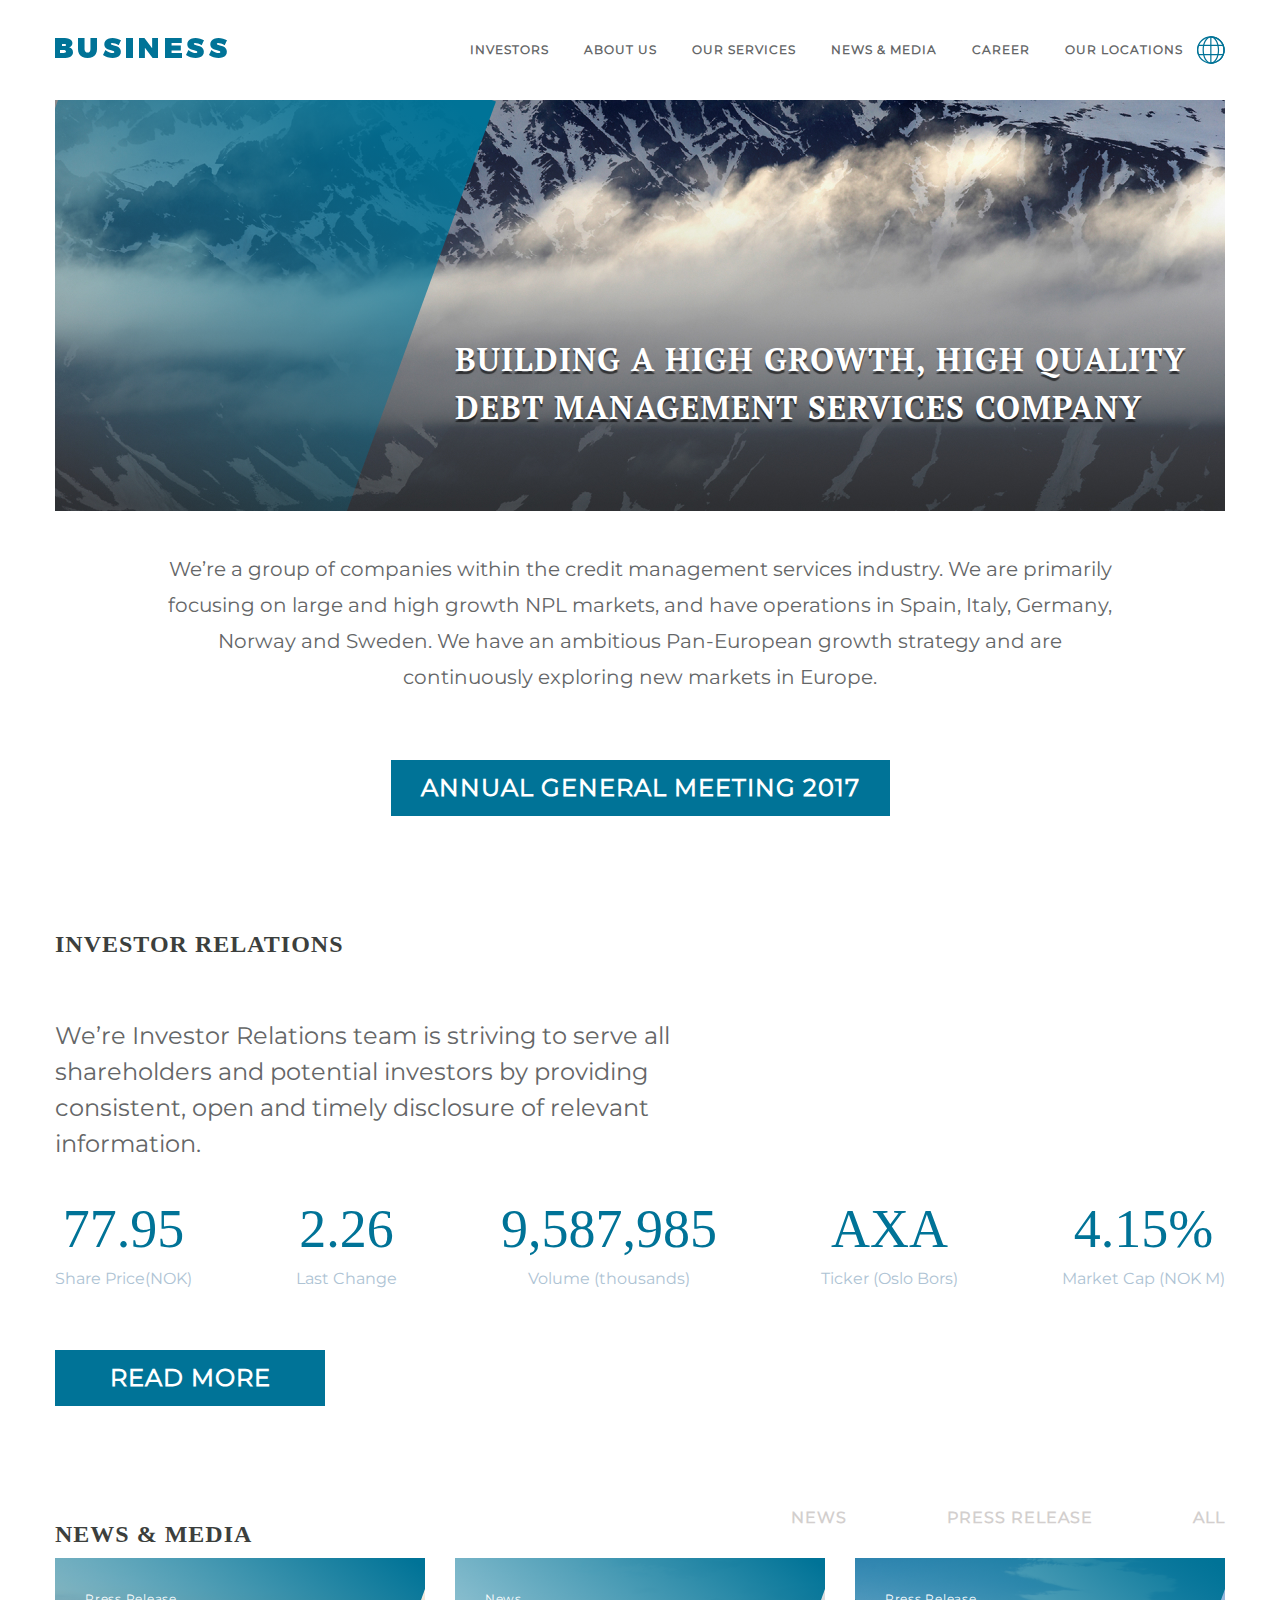
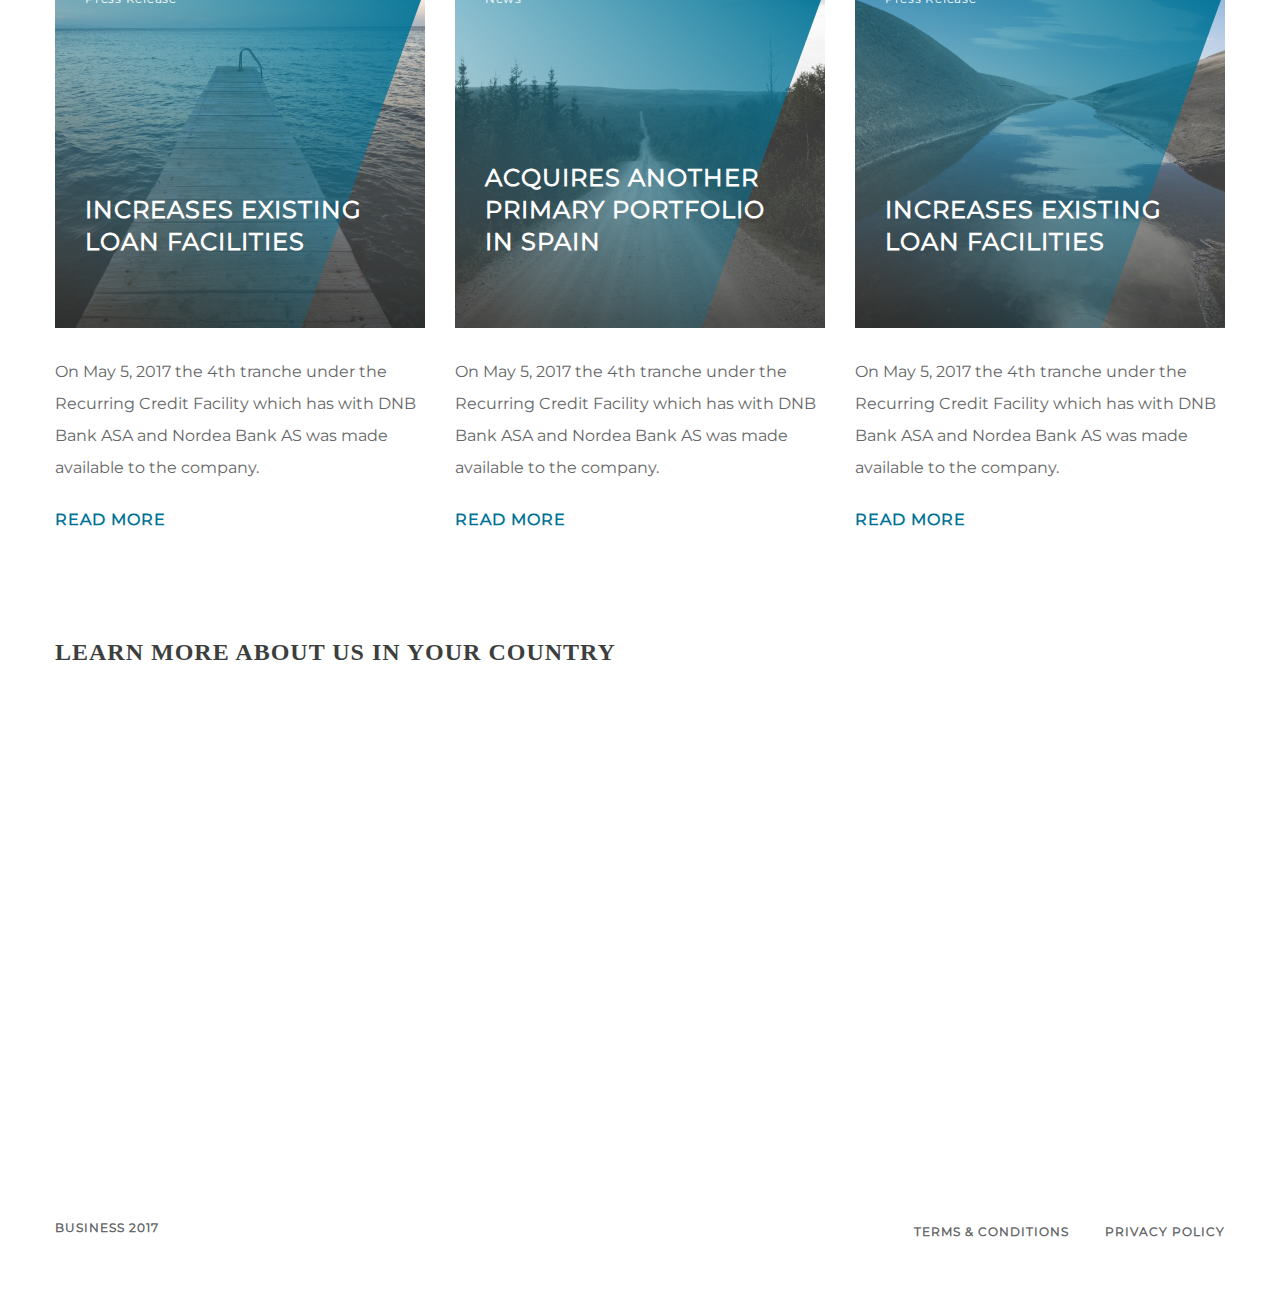
<file: index.html>
<!DOCTYPE html>
<html lang="ru">

    <head>
    <meta charset="UTF-8">
    <meta http-equiv="X-UA-Compatible" content="IE=edge">
    <meta name="viewport" content="width=device-width, initial-scale=1.0">
    <link rel="stylesheet" href="css/style.min.css">
    <link rel="shortcut icon" href="favicon.ico">
    <meta name="viewport" content="width=device-width, initial-scale =1.0, maximum-scale=1.0, user-scalable=0" />
    <title>Buisness UI</title>
</head> 

<body>
    <div class="wrapper">
    <header>
    <div class="container">
        <div class="header__body">
            <div class="header__column">
                <a href="" class="header__logo"><img src="img/logo.svg" alt="logo"></a>
            </div>
            <div class="header__column menu-header">
                <div class="menu-header__icon">
                    <span></span>
                    <span></span>
                    <span></span>
                </div>
                <nav class="menu-header__menu">
                    <ul class="menu-header__list">
                        <li><a href="" class="menu-header__link"><span>Investors</span></a></li>
                        <li><a href="" class="menu-header__link"><span>About Us</span></a></li>
                        <li><a href="" class="menu-header__link"><span>Our Services</span></a></li>
                        <li><a href="" class="menu-header__link"><span>News & Media</span></a></li>
                        <li><a href="" class="menu-header__link"><span>Career</span></a></li>
                        <li><a href="" class="menu-header__link menu-header__link--earth"><span>Our Locations</span></a></li>
                    </ul>
                </nav>
            </div>
        </div>
    </div>
</header>
<div class="mainblock">
    <div class="container">
        <div class="mainblock__imageblock imageblock">
            <div class="imageblock__title">Building a high growth, high quality debt management services company</div>
            <div class="imageblock__bg bluebg"> <img src="img/main.jpg" alt=""/></div>
        </div>
        <div class="mainblock__bottomblock bottomblock">
        <div class="bottomblock__text">We’re a group of companies within the credit management services industry. We are primarily focusing on large and high 
            growth NPL markets, and have operations in Spain, Italy, Germany, Norway and Sweden. We have an ambitious Pan-European growth strategy and are 
            continuously exploring new markets in Europe.</div>
        <a href="" class="bottomblock__btn btn"><span>Annual General Meeting 2017</span></a>
    </div>
    </div>
</div>
    <div class="investor">
        <div class="container">
            <div class="investor__title title">Investor Relations</div>
            <div class="investor__text">We’re Investor Relations team is striving to serve all shareholders and potential 
                investors by providing consistent, open and timely disclosure of relevant information.</div>
                <div class="investor__stat stat-investor">
                    <div class="stat-investor__column">
                        <div class="stat-investor__item item-stat">
                            <div class="item-stat__value">77.95</div>
                            <div class="item-stat__text">Share Price(NOK)</div>
                        </div>
                    </div>
                    <div class="stat-investor__column">
                        <div class="stat-investor__item item-stat">
                            <div class="item-stat__value">2.26</div>
                            <div class="item-stat__text">Last Change</div>
                        </div>
                    </div>
                    <div class="stat-investor__column">
                        <div class="stat-investor__item item-stat">
                            <div class="item-stat__value">9,587,985</div>
                            <div class="item-stat__text">Volume (thousands)</div>
                        </div>
                    </div>
                    <div class="stat-investor__column">
                        <div class="stat-investor__item item-stat">
                            <div class="item-stat__value">AXA</div>
                            <div class="item-stat__text">Ticker (Oslo Bors)</div>
                        </div>
                    </div>
                    <div class="stat-investor__column">
                        <div class="stat-investor__item item-stat">
                            <div class="item-stat__value">4.15%</div>
                            <div class="item-stat__text">Market Cap (NOK M)</div>
                        </div>
                    </div>
                </div>
                <a href="" class="investor__btn btn"><span>Read More</span></a>
        </div>
    </div>
    <div class="newsmedia tabs">
        <div class="container">
            <div class="newsmedia__header header-newsmedia">
                <div class="header-newsmedia__title title">News & Media</div>
                <div class="header-newsmedia__nav nav-newsmedia">
                    <div class="nav-newsmedia__item tab__navitem">News</div>
                    <div class="nav-newsmedia__item tab__navitem">Press Release</div>
                    <div class="nav-newsmedia__item tab__navitem">All</div>
                </div>
            </div>
            <div class="newsmedia__body">
                <div class="newsmedia__item tab__item active">
                    <div class="item-newsmedia">
                    <div class="item-newsmedia__column">
                        <div class="item-newsmedia__content content-newsmedia">
                            <div class="content-newsmedia__header header-contentnewsmedia">
                                <div class="header-contentnewsmedia__content content-newsmediavalues">
                                    <a href="" class="content-newsmediavalues__category">Press Release</a>
                                    <a href="" class="content-newsmediavalues__title">increases existing loan facilities</a>
                                </div>
                                <div class="header-contentnewsmedia__image bluebg ibg">
                                    <img src="img/01.png" alt="" />
                                </div>
                            </div>
                            <div class="content-newsmedia__text">On May 5,  2017 the 4th tranche under 
                                the Recurring Credit Facility which has with DNB Bank ASA and Nordea Bank AS was made available to the company.</div>
                            <a href="" class="content-newsmedia__more">Read more</a>
                            </div>
                        </div>
                        <div class="item-newsmedia__column">
                            <div class="item-newsmedia__content content-newsmedia">
                                <div class="content-newsmedia__header header-contentnewsmedia">
                                    <div class="header-contentnewsmedia__content content-newsmediavalues">
                                        <a href="" class="content-newsmediavalues__category">News</a>
                                        <a href="" class="content-newsmediavalues__title">acquires another primary portfolio in spain</a>
                                    </div>
                                    <div class="header-contentnewsmedia__image bluebg ibg">
                                        <img src="img/02.png" alt="" />
                                    </div>
                                </div>
                                <div class="content-newsmedia__text">On May 5,  2017 the 4th tranche under the Recurring Credit Facility which  has with DNB Bank ASA and Nordea Bank AS was made available to the company.</div>
                                <a href="" class="content-newsmedia__more">Read more</a>
                                </div>
                            </div>
                            <div class="item-newsmedia__column">
                                <div class="item-newsmedia__content content-newsmedia">
                                    <div class="content-newsmedia__header header-contentnewsmedia">
                                        <div class="header-contentnewsmedia__content content-newsmediavalues">
                                            <a href="" class="content-newsmediavalues__category">Press Release</a>
                                            <a href="" class="content-newsmediavalues__title">increases existing loan facilities</a>
                                        </div>
                                        <div class="header-contentnewsmedia__image bluebg ibg">
                                            <img src="img/03.png" alt="" />
                                        </div>
                                    </div>
                                    <div class="content-newsmedia__text">On May 5,  2017 the 4th tranche under the Recurring Credit Facility which  has with DNB Bank ASA and Nordea Bank AS was made available to the company.</div>
                                    <a href="" class="content-newsmedia__more">Read more</a>
                                    </div>
                                </div>
                    </div>
                </div>
            </div>
        </div>
    </div>
    <div class="country">
        <div class="container">
            <div class="country__title title">Learn more about Us in your country</div>
            <div class="country__map" id="map"><iframe src="https://www.google.com/maps/embed?pb=!1m14!1m12!1m3!1d32088.53928983839!2d30.199868999999996!3d59.82366605!2m3!1f0!2f0!3f0!3m2!1i1024!2i768!4f13.1!5e0!3m2!1sru!2sru!4v1660158438219!5m2!1sru!2sru" width="970px" height="450" style="border:0;" allowfullscreen="" loading="lazy" referrerpolicy="no-referrer-when-downgrade"></iframe></div>
        </div>
    </div>
    <footer>
    <div class="container">
        <div class="footer__body">
            <div class="footer__column">
                <div class="footer__copy">Business 2017</div>
            </div>
            <div class="footer__column">
                <a href="" class="footer__link">Terms & Conditions</a>
                <a href="" class="footer__link">Privacy Policy</a>
            </div>
        </div>
    </div>
</footer>
</div>
    <script src="js/app.min.js"></script>
</body>
</html>
</file>
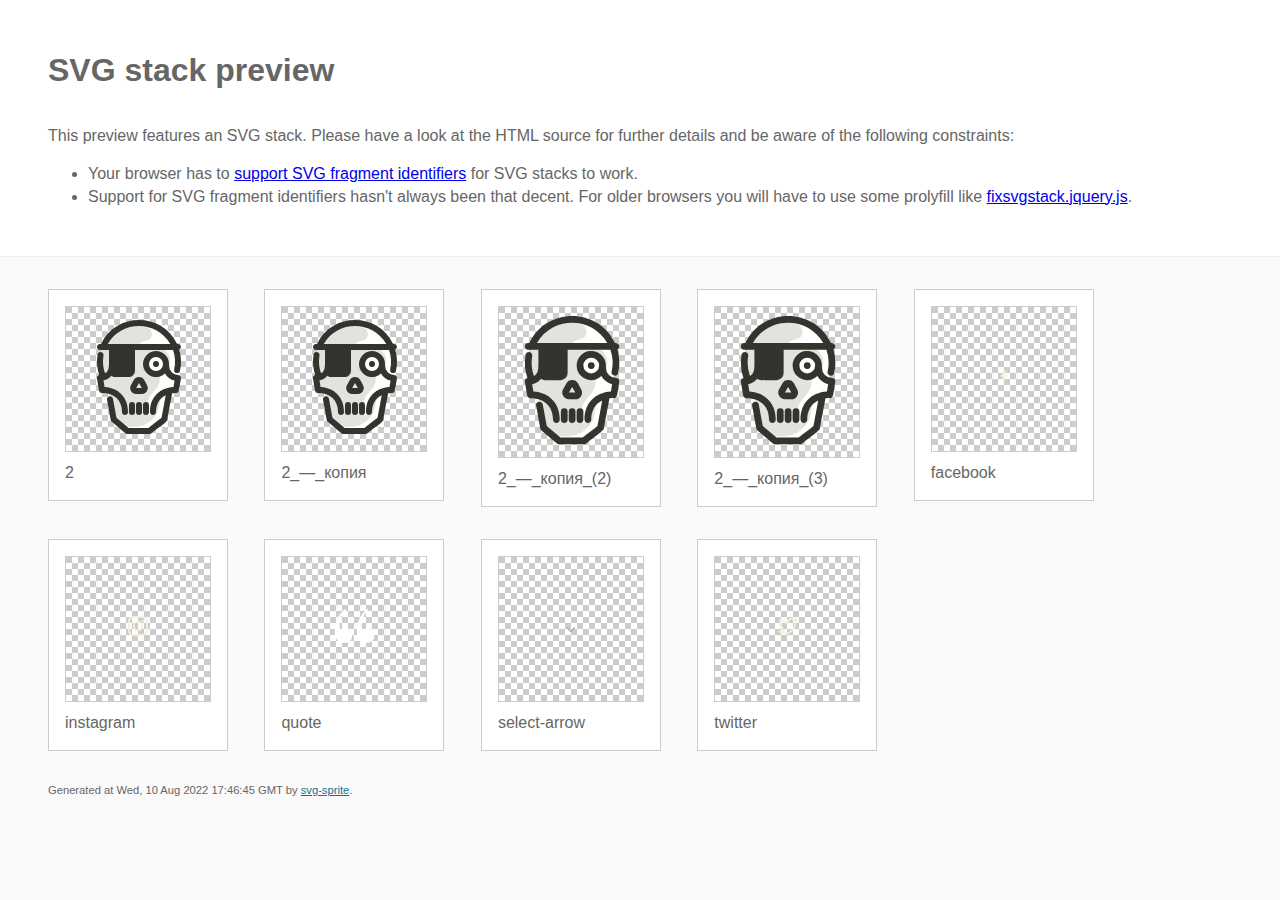
<file: img/stack/sprite.stack.html>
<!DOCTYPE html>
<html lang="en" xmlns="http://www.w3.org/1999/xhtml">
	<head>
		<meta charset="utf-8"/>
		<meta http-equiv="X-UA-Compatible" content="IE=Edge"/>
		<title>SVG stack preview | svg-sprite</title>
		<style>@charset "UTF-8";body{padding:0;margin:0;color:#666;background:#fafafa;font-family:Arial,Helvetica,sans-serif;font-size:1em;line-height:1.4}header{display:block;padding:3em 3em 2em 3em;background-color:#fff}header p{margin:2em 0 0 0}section{border-top:1px solid #eee;padding:2em 3em 0 3em}section ul{margin:0;padding:0}section li{display:inline;display:inline-block;background-color:#fff;position:relative;margin:0 2em 2em 0;vertical-align:top;border:1px solid #ccc;padding:1em 1em 3em 1em;cursor:default}.icon-box{margin:0;width:144px;height:144px;position:relative;background:#ccc url("[data-uri]") top left repeat;border:1px solid #ccc;display:table-cell;vertical-align:middle;text-align:center}.icon{display:inline;display:inline-block}h1{margin-top:0}h2{margin:0;padding:0;font-size:1em;font-weight:normal;white-space:nowrap;overflow:hidden;text-overflow:ellipsis;position:absolute;left:1em;right:1em;bottom:1em}footer{display:block;margin:0;padding:0 3em 3em 3em}footer p{margin:0;font-size:.7em}footer a{color:#0f7595;margin-left:0}</style>

<!--

Sprite shape dimensions
====================================================================================================
You will need to set the sprite shape dimensions via CSS when you use them as stack SVGs, otherwise
they would become a huge 100% in size. You may use the following dimension classes for doing so.
They might well be outsourced to an external stylesheet of course.

-->

<style type="text/css">
	.svg-2-dims { width: 128px; height: 128px; }
	.svg-2_—_копия-dims { width: 128px; height: 128px; }
	.svg-2_—_копия_(2)-dims { width: 128px; height: 128px; }
	.svg-2_—_копия_(3)-dims { width: 128px; height: 128px; }
	.svg-facebook-dims { width: 11px; height: 20px; }
	.svg-instagram-dims { width: 20px; height: 20px; }
	.svg-quote-dims { width: 47px; height: 40px; }
	.svg-select-arrow-dims { width: 14px; height: 9px; }
	.svg-twitter-dims { width: 23px; height: 20px; }
</style>

<!--
====================================================================================================
-->

	</head>
	<body>
		<header>
			<h1>SVG stack preview</h1>
			<p>This preview features an SVG stack. Please have a look at the HTML source for further details and be aware of the following constraints:</p>
			<ul>
				<li>Your browser has to <a href="http://caniuse.com/#feat=svg-fragment" target="_blank" rel="noopener noreferrer">support SVG fragment identifiers</a> for SVG stacks to work.</li>
				<li>Support for SVG fragment identifiers hasn't always been that decent. For older browsers you will have to use some prolyfill like <a href="https://github.com/preciousforever/SVG-Stacker/blob/master/fixsvgstack.jquery.js" target="_blank" rel="noopener noreferrer">fixsvgstack.jquery.js</a>.</li>
			</ul>
		</header>
		<section>

<!--

SVG stack
====================================================================================================
These SVG images make use of fragment identifiers (IDs) to reference certain portions of the
external sprite. By default, all shapes inside the sprite are hidden by CSS. The `:target` pseudo
selector is used to show the very shape that is referenced by the fragment identifier.

-->

			<ul>

				<li title="2">
					<div class="icon-box">

						<!-- 2 -->
						<img src="../icons/icons.svg#2" class="svg-2-dims" alt="2"/>

					</div>
					<h2>2</h2>
				</li>
				<li title="2_—_копия">
					<div class="icon-box">

						<!-- 2_—_копия -->
						<img src="../icons/icons.svg#2_—_копия" class="svg-2_—_копия-dims" alt="2_—_копия"/>

					</div>
					<h2>2_—_копия</h2>
				</li>
				<li title="2_—_копия_(2)">
					<div class="icon-box">

						<!-- 2_—_копия_(2) -->
						<img src="../icons/icons.svg#2_—_копия_(2)" class="svg-2_—_копия_(2)-dims" alt="2_—_копия_(2)"/>

					</div>
					<h2>2_—_копия_(2)</h2>
				</li>
				<li title="2_—_копия_(3)">
					<div class="icon-box">

						<!-- 2_—_копия_(3) -->
						<img src="../icons/icons.svg#2_—_копия_(3)" class="svg-2_—_копия_(3)-dims" alt="2_—_копия_(3)"/>

					</div>
					<h2>2_—_копия_(3)</h2>
				</li>
				<li title="facebook">
					<div class="icon-box">

						<!-- facebook -->
						<img src="../icons/icons.svg#facebook" class="svg-facebook-dims" alt="facebook"/>

					</div>
					<h2>facebook</h2>
				</li>
				<li title="instagram">
					<div class="icon-box">

						<!-- instagram -->
						<img src="../icons/icons.svg#instagram" class="svg-instagram-dims" alt="instagram"/>

					</div>
					<h2>instagram</h2>
				</li>
				<li title="quote">
					<div class="icon-box">

						<!-- quote -->
						<img src="../icons/icons.svg#quote" class="svg-quote-dims" alt="quote"/>

					</div>
					<h2>quote</h2>
				</li>
				<li title="select-arrow">
					<div class="icon-box">

						<!-- select-arrow -->
						<img src="../icons/icons.svg#select-arrow" class="svg-select-arrow-dims" alt="select-arrow"/>

					</div>
					<h2>select-arrow</h2>
				</li>
				<li title="twitter">
					<div class="icon-box">

						<!-- twitter -->
						<img src="../icons/icons.svg#twitter" class="svg-twitter-dims" alt="twitter"/>

					</div>
					<h2>twitter</h2>
				</li>
			</ul>

<!--
====================================================================================================
-->

		</section>
		<footer>
			<p>Generated at Wed, 10 Aug 2022 17:46:45 GMT by <a href="https://github.com/svg-sprite/svg-sprite" target="_blank" rel="noopener noreferrer">svg-sprite</a>.</p>
		</footer>
	</body>
</html>
</file>
<file: css/style.min.css>
@charset "UTF-8";
@font-face {
  font-family: Montserrat;
  font-display: swap;
  src: url("../fonts/Montserrat-Italic-VariableFont_wght.woff2") format("woff2"), url("../fonts/Montserrat-Italic-VariableFont_wght.woff") format("woff");
  font-weight: 400;
  font-style: normal;
}
@font-face {
  font-family: Montserrat;
  font-display: swap;
  src: url("../fonts/Montserrat-VariableFont_wght.woff2") format("woff2"), url("../fonts/Montserrat-VariableFont_wght.woff") format("woff");
  font-weight: 400;
  font-style: normal;
}
@font-face {
  font-family: PTSerif;
  font-display: swap;
  src: url("../fonts/PTSerif-Italic.woff2") format("woff2"), url("../fonts/PTSerif-Italic.woff") format("woff");
  font-weight: 400;
  font-style: normal;
}
@font-face {
  font-family: PTSerif;
  font-display: swap;
  src: url("../fonts/PTSerif-Bold.woff2") format("woff2"), url("../fonts/PTSerif-Bold.woff") format("woff");
  font-weight: 700;
  font-style: normal;
}
@font-face {
  font-family: PTSerif;
  font-display: swap;
  src: url("../fonts/PTSerif-Regular.woff2") format("woff2"), url("../fonts/PTSerif-Regular.woff") format("woff");
  font-weight: 400;
  font-style: normal;
}
@font-face {
  font-family: PTSerif;
  font-display: swap;
  src: url("../fonts/PTSerif-BoldItalic.woff2") format("woff2"), url("../fonts/PTSerif-BoldItalic.woff") format("woff");
  font-weight: 400;
  font-style: normal;
}
/*Обнуление*/
* {
  padding: 0;
  margin: 0;
  border: 0;
}

*, *:before, *:after {
  -moz-box-sizing: border-box;
  -webkit-box-sizing: border-box;
  box-sizing: border-box;
}

:focus, :active {
  outline: none;
}

a:focus, a:active {
  outline: none;
}

nav, footer, header, aside {
  display: block;
}

html, body {
  height: 100%;
  width: 100%;
  font-size: 100%;
  line-height: 1;
  font-size: 14px;
  -ms-text-size-adjust: 100%;
  -moz-text-size-adjust: 100%;
  -webkit-text-size-adjust: 100%;
}

input, button, textarea {
  font-family: inherit;
}

input::-ms-clear {
  display: none;
}

button {
  cursor: pointer;
}

button::-moz-focus-inner {
  padding: 0;
  border: 0;
}

a, a:visited {
  text-decoration: none;
}

a:hover {
  text-decoration: none;
}

ul li {
  list-style: none;
}

img {
  vertical-align: top;
}

h1, h2, h3, h4, h5, h6 {
  font-size: inherit;
  font-weight: inherit;
}

/*--------------------*/
.ibg {
  background-position: center;
  background-size: cover;
  background-repeat: no-repeat;
  position: relative;
}

.ibg img {
  width: 0;
  height: 0;
  position: absolute;
  top: 0;
  left: 0;
  opacity: 0;
  visibility: hidden;
}

.wrapper {
  width: 100%;
  min-height: 100%;
  overflow: hidden;
}

.container {
  max-width: 1170px;
  margin: 0 auto;
  width: 100%;
}
@media (max-width: 1182px) {
  .container {
    max-width: 970px;
  }
}
@media (max-width: 992.98px) {
  .container {
    max-width: 750px;
  }
}
@media (max-width: 767.98px) {
  .container {
    max-width: none;
    padding: 0 10px;
  }
}

header {
  position: relative;
  z-index: 50;
}
@media (max-width: 767.98px) {
  header {
    position: fixed;
    top: 0;
    left: 0;
    width: 100%;
    background-color: #fff;
  }
}

body {
  font-family: Montserrat;
  font-size: 24px;
}

body._lock {
  overflow: hidden;
}

.pts {
  font-family: PTSerif;
}

.bluebg {
  overflow: hidden;
}
.bluebg:after {
  content: "";
  position: absolute;
  -moz-transform: rotate(20deg);
  -ms-transform: rotate(20deg);
  -webkit-transform: rotate(20deg);
  -o-transform: rotate(20deg);
  transform: rotate(20deg);
  width: 412px;
  height: 130%;
  left: -50px;
  top: -85px;
  background-image: linear-gradient(198.43deg, #007397 4.17%, rgba(0, 115, 151, 0.0001) 87.5%);
}

.header__body {
  height: 100px;
  display: -webkit-box;
  display: -moz-box;
  display: -ms-flexbox;
  display: -webkit-flex;
  display: flex;
  justify-content: space-between;
  align-items: center;
}
@media (max-width: 992.98px) {
  .header__body {
    height: 70px;
  }
}
@media (max-width: 767.98px) {
  .header__body {
    height: 50px;
  }
}
.header__logo {
  display: inline-block;
  width: 172px;
  position: relative;
  z-index: 6;
}
.header__logo img {
  max-width: 100%;
}
@media (max-width: 992.98px) {
  .header__logo {
    width: 120px;
  }
}

.menu-header__icon {
  display: none;
  width: 30px;
  height: 18px;
  cursor: pointer;
  z-index: 7;
  position: relative;
}
.menu-header__icon span {
  -webkit-transition: all 0.3s ease 0s;
  -moz-transition: all 0.3s ease 0s;
  -ms-transition: all 0.3s ease 0s;
  -o-transition: all 0.3s ease 0s;
  transition: all 0.3s ease 0s;
  top: 8px;
  left: 0px;
  position: absolute;
  width: 100%;
  height: 10%;
  background-color: #000;
}
.menu-header__icon span:first-child {
  top: -2px;
}
.menu-header__icon span:last-child {
  top: auto;
  bottom: 0px;
}
.menu-header__icon:active span {
  -moz-transform: scale(0);
  -ms-transform: scale(0);
  -webkit-transform: scale(0);
  -o-transform: scale(0);
  transform: scale(0);
}
.menu-header__icon:active span:first-child {
  -moz-transform: rotate(-45deg);
  -ms-transform: rotate(-45deg);
  -webkit-transform: rotate(-45deg);
  -o-transform: rotate(-45deg);
  transform: rotate(-45deg);
  top: 2px;
}
.menu-header__icon:active span:last-child {
  -moz-transform: rotate(45deg);
  -ms-transform: rotate(45deg);
  -webkit-transform: rotate(45deg);
  -o-transform: rotate(45deg);
  transform: rotate(45deg);
  bottom: 2px;
}
@media (max-width: 767.98px) {
  .menu-header__icon {
    display: block;
  }
}
@media (max-width: 767.98px) {
  .menu-header__menu {
    position: fixed;
    width: 100%;
    height: 100%;
    top: 0;
    left: -110%;
    background-color: #fff;
    z-index: 5;
    padding: 50px 10px 20px 10px;
    overflow: auto;
    transition: all 0.3s ease 0s;
  }
}
.menu-header__list {
  display: -webkit-box;
  display: -moz-box;
  display: -ms-flexbox;
  display: -webkit-flex;
  display: flex;
}
.menu-header__list li {
  margin: 0px 0px 0px 35px;
}
@media (max-width: 992.98px) {
  .menu-header__list li {
    margin: 0px 0px 0px 10px;
  }
}
@media (max-width: 767.98px) {
  .menu-header__list li {
    display: block;
    margin: 0px 0px 0px 0px;
  }
}
@media (max-width: 767.98px) {
  .menu-header__list {
    display: block;
  }
}
.menu-header__link {
  font-style: normal;
  font-weight: 700;
  font-size: 12px;
  letter-spacing: 1px;
  text-transform: uppercase;
  color: #646667;
  line-height: 28px;
  display: block;
  -webkit-transition: all 0.8s ease 0s;
  -moz-transition: all 0.8s ease 0s;
  -ms-transition: all 0.8s ease 0s;
  -o-transition: all 0.8s ease 0s;
  transition: all 0.8s ease 0s;
  position: relative;
}
@media (max-width: 992.98px) {
  .menu-header__link {
    font-size: 11px;
  }
}
.menu-header span {
  position: relative;
  display: block;
  line-height: 28px;
}
.menu-header__link--earth {
  padding: 0px 42px 0px 0px;
  background: url("../img/earth.svg") right no-repeat;
}
@media (max-width: 992.98px) {
  .menu-header__link--earth {
    background: url("../img/earth.svg") right/20px no-repeat;
    background-size: 20px;
    padding: 0px 25px 0px 0px;
  }
}
@media (max-width: 767.98px) {
  .menu-header__link--earth {
    padding: 0px 0px 0px 25px;
    background-position: left;
  }
}
.menu-header span:after {
  content: "";
  position: absolute;
  left: 50%;
  width: 0;
  height: 1px;
  background-color: #007397;
  bottom: 0;
  -webkit-transition: all 0.8s ease 0s;
  -moz-transition: all 0.8s ease 0s;
  -ms-transition: all 0.8s ease 0s;
  -o-transition: all 0.8s ease 0s;
  transition: all 0.8s ease 0s;
}
.menu-header .menu-header__link:hover {
  color: #007398;
}
.menu-header .menu-header__link:hover span:after {
  left: 0;
  width: 100%;
}

.menu-header__icon.active span {
  -moz-transform: scale(0);
  -ms-transform: scale(0);
  -webkit-transform: scale(0);
  -o-transform: scale(0);
  transform: scale(0);
}
.menu-header__icon.active span:first-child {
  -moz-transform: rotate(-45deg);
  -ms-transform: rotate(-45deg);
  -webkit-transform: rotate(-45deg);
  -o-transform: rotate(-45deg);
  transform: rotate(-45deg);
  top: 2px;
}
.menu-header__icon.active span:last-child {
  -moz-transform: rotate(45deg);
  -ms-transform: rotate(45deg);
  -webkit-transform: rotate(45deg);
  -o-transform: rotate(45deg);
  transform: rotate(45deg);
  bottom: 2px;
}

.menu-header__menu.active {
  left: 0;
  transition: all 0.3s ease 0s;
}

.bottomblock {
  text-align: center;
}
.bottomblock__text {
  font-family: "Montserrat";
  font-style: normal;
  font-weight: 300;
  font-size: 20px;
  line-height: 36px;
  text-align: center;
  max-width: 970px;
  margin: 0 auto 25px;
  /* or 180% */
  color: #646667;
}
@media (max-width: 992.98px) {
  .bottomblock__text {
    font-size: 16px;
    line-height: 20px;
  }
}
.bottomblock__btn {
  margin: 40px 0px 0px 0px;
}
@media (max-width: 992.98px) {
  .bottomblock__btn {
    margin: 0px 0px 25px 0px;
  }
}

.btn {
  display: inline-block;
  padding: 0px 30px;
  line-height: 56px;
  height: 56px;
  overflow: hidden;
  color: #ffffff;
  font-style: 16px;
  font-weight: 700;
  letter-spacing: 1px;
  text-transform: uppercase;
  background-color: #007397;
  position: relative;
  min-width: 270px;
  text-align: center;
}
.btn:after {
  content: "";
  width: 0;
  height: 100%;
  left: 50%;
  top: 0;
  background-color: #00526b;
  position: absolute;
  -webkit-transition: all 0.8s cubic-bezier(0.68, -0.55, 0.265, 1.55) 0s;
  -moz-transition: all 0.8s cubic-bezier(0.68, -0.55, 0.265, 1.55) 0s;
  -ms-transition: all 0.8s cubic-bezier(0.68, -0.55, 0.265, 1.55) 0s;
  -o-transition: all 0.8s cubic-bezier(0.68, -0.55, 0.265, 1.55) 0s;
  transition: all 0.8s cubic-bezier(0.68, -0.55, 0.265, 1.55) 0s;
}
@media (max-width: 767.98px) {
  .btn {
    display: -webkit-box;
    display: -moz-box;
    display: -ms-flexbox;
    display: -webkit-flex;
    display: flex;
    justify-content: center;
    align-items: center;
    font-size: 14px;
    line-height: 16px;
  }
}
.btn span {
  position: relative;
  z-index: 2;
}
.btn:hover:after {
  left: 0;
  width: 100%;
}
.btn:hover.fw {
  width: 100%;
}

.title {
  color: #3c3f3d;
  font-family: "PT Serif";
  font-style: 32px;
  font-weight: 700;
  letter-spacing: 1px;
  line-height: 48px;
  text-transform: uppercase;
}
@media (max-width: 767.98px) {
  .title {
    font-size: 25px;
    line-height: 33px;
  }
}

.mainblock {
  margin: 0px 0px 100px 0px;
}
@media (max-width: 992.98px) {
  .mainblock__bottomblock {
    margin: 0px 0px 80px 0px;
  }
}
@media (max-width: 767.98px) {
  .mainblock__bottomblock {
    margin: 0px 0px 50px 0px;
  }
}
.mainblock__imageblock {
  margin: 0px 0px 40px 0px;
}
@media (max-width: 992.98px) {
  .mainblock__imageblock {
    margin: 0px 0px 25px 0px;
  }
}

.imageblock {
  position: relative;
  height: 411px;
}
.imageblock__title {
  position: absolute;
  bottom: 80px;
  right: 0px;
  text-shadow: 0 3px 1px rgba(0, 0, 0, 0.6);
  color: #ffffff;
  font-size: 32px;
  font-weight: 700;
  letter-spacing: 1px;
  font-family: PTserif;
  line-height: 48px;
  text-transform: uppercase;
  z-index: 2;
  max-width: 770px;
  padding: 0px 20px 0px 0px;
}
@media (max-width: 1182px) {
  .imageblock__title {
    max-width: 670px;
    font-size: 28px;
    line-height: 44px;
  }
}
@media (max-width: 992.98px) {
  .imageblock__title {
    max-width: 550px;
    font-size: 20px;
    line-height: 35px;
    bottom: 50px;
  }
}
@media (max-width: 767.98px) {
  .imageblock__title {
    text-align: center;
    max-width: none;
    padding: 20px;
    position: relative;
    bottom: 0;
    font-style: 18px;
  }
}
.imageblock__bg {
  position: absolute;
  width: 100%;
  height: 100%;
  top: 0;
  left: 0;
}
@media (max-width: 992.98px) {
  .imageblock {
    height: 300px;
  }
}
@media (max-width: 767.98px) {
  .imageblock {
    height: auto;
    min-height: 250px;
    display: -webkit-box;
    display: -moz-box;
    display: -ms-flexbox;
    display: -webkit-flex;
    display: flex;
    justify-content: center;
    align-items: center;
  }
}

.investor {
  margin: 0px 0px 100px 0px;
}
@media (max-width: 992.98px) {
  .investor {
    margin: 0px 0px 60px 0px;
  }
}
@media (max-width: 767.98px) {
  .investor {
    margin: 0px 0px 50px 0px;
  }
}
.investor__title {
  margin: 0px 0px 50px 0px;
}
@media (max-width: 767.98px) {
  .investor__title {
    margin: 0px 0px 20px 0px;
  }
}
.investor__text {
  color: #646667;
  font-style: 20px;
  line-height: 36px;
  font-weight: 300;
  max-width: 670px;
  margin: 0px 0px 40px 0px;
}
@media (max-width: 767.98px) {
  .investor__text {
    font-size: 16px;
    line-height: 24px;
    margin: 0px 0px 20px 0px;
  }
}
.stat-investor {
  display: -webkit-box;
  display: -moz-box;
  display: -ms-flexbox;
  display: -webkit-flex;
  display: flex;
  justify-content: space-between;
  margin: 0px 0px 30px 0px;
}
.stat-investor__column {
  flex: 0 1 auto;
  padding: 0px 5px 0px 5px;
  margin: 0px -5px 25px -5px;
}
@media (max-width: 767.98px) {
  .stat-investor__column {
    flex: 0 0 33.33%;
  }
}
@media (max-width: 479.98px) {
  .stat-investor__column {
    flex: 0 0 50%;
  }
}
@media (max-width: 767.98px) {
  .stat-investor {
    margin: 0px -5px 0px -5px;
    flex-wrap: wrap;
    justify-content: center;
  }
}

.item-stat {
  text-align: center;
}
.item-stat__value {
  color: #007397;
  font-family: "PT Serif";
  font-size: 54px;
  text-transform: uppercase;
  margin: 0px 0px 7px 0px;
}
.item-stat__text {
  color: #aec3d4;
  font-size: 16px;
  line-height: 32px;
}
@media (max-width: 992.98px) {
  .item-stat__text {
    font-size: 14px;
  }
}

.header-newsmedia {
  display: -webkit-box;
  display: -moz-box;
  display: -ms-flexbox;
  display: -webkit-flex;
  display: flex;
  justify-content: space-between;
  text-align: center;
}
.nav-newsmedia {
  display: -webkit-box;
  display: -moz-box;
  display: -ms-flexbox;
  display: -webkit-flex;
  display: flex;
}
.nav-newsmedia__item {
  font-style: normal;
  font-weight: 700;
  line-height: 16px;
  font-size: 16px;
  letter-spacing: 1px;
  text-transform: uppercase;
  color: #D3CFCE;
  margin: 0px 0px 0px 100px;
  cursor: pointer;
  transition: all 0.3s ease 0s;
}
.nav-newsmedia__item:hover {
  color: #007397;
}
@media (max-width: 992.98px) {
  .nav-newsmedia__item {
    margin: 0px 0px 0px 50px;
  }
}
@media (max-width: 767.98px) {
  .nav-newsmedia__item {
    margin: 0px 0px 10px 0px;
  }
}
@media (max-width: 767.98px) {
  .nav-newsmedia {
    justify-content: space-between;
    flex-wrap: wrap;
  }
}

.nav-newsmedia__item.active {
  color: #007397;
}

.newsmedia {
  margin: 0px 0px 75px 0px;
}
@media (max-width: 992.98px) {
  .newsmedia {
    margin: 0px 0px 45px 0px;
  }
}
@media (max-width: 767.98px) {
  .newsmedia {
    margin: 0px 0px 25px 0px;
  }
}
.item-newsmedia {
  display: -webkit-box;
  display: -moz-box;
  display: -ms-flexbox;
  display: -webkit-flex;
  display: flex;
  margin: 0px -15px;
}
.item-newsmedia__column {
  flex: 0 0 33.333%;
  padding: 0px 15px;
  margin: 0px 0px 25px 0px;
}
@media (max-width: 992.98px) {
  .item-newsmedia__column {
    flex: 0 0 50%;
  }
}
@media (max-width: 630px) {
  .item-newsmedia__column {
    padding: 0px 10px;
    flex: 0 0 100%;
  }
}
@media (max-width: 1182px) {
  .item-newsmedia {
    margin: 0px 10px;
  }
}
@media (max-width: 992.98px) {
  .item-newsmedia {
    flex-wrap: wrap;
  }
}

.content-newsmedia {
  display: -webkit-box;
  display: -moz-box;
  display: -ms-flexbox;
  display: -webkit-flex;
  display: flex;
  flex-direction: column;
  height: 100%;
}
.content-newsmedia__text {
  flex: 1 1 auto;
  font-style: normal;
  font-size: 16px;
  line-height: 32px;
  padding: 28px 0px;
  color: #646667;
}
.content-newsmedia__more {
  font-style: normal;
  font-weight: 700;
  font-size: 16px;
  line-height: 16px;
  letter-spacing: 1px;
  text-transform: uppercase;
  color: #007397;
}
.content-newsmedia__more:hover {
  text-decoration: underline;
}

.header-contentnewsmedia {
  height: 370px;
  position: relative;
}
.header-contentnewsmedia__content {
  position: absolute;
  width: 100%;
  height: 100%;
  top: 0;
  left: 0;
  z-index: 5;
  padding: 25px 30px;
}
@media (max-width: 1182px) {
  .header-contentnewsmedia__content {
    padding: 20px 20px;
  }
}
.header-contentnewsmedia__image {
  position: absolute;
  width: 100%;
  height: 100%;
  top: 0;
  left: 0;
}
.header-contentnewsmedia__image.bluebg:after {
  width: 98%;
}

.content-newsmediavalues__category {
  font-size: 12px;
  color: #fff;
  letter-spacing: 0.75px;
}
.content-newsmediavalues__category:hover {
  text-decoration: underline;
}
.content-newsmediavalues__title {
  font-style: normal;
  font-weight: 700;
  font-size: 24px;
  line-height: 32px;
  letter-spacing: 1px;
  text-transform: uppercase;
  color: #FFFFFF;
  position: absolute;
  left: 0;
  width: 100%;
  bottom: 0;
  padding: 0px 30px 70px 30px;
}
.content-newsmediavalues__title:hover {
  text-decoration: underline;
}
@media (max-width: 1182px) {
  .content-newsmediavalues__title {
    font-size: 18px;
    line-height: 24px;
    padding: 0px 30px 50px 20px;
  }
}

.country__title {
  margin: 0px 0px 40px 0px;
}
.country__map {
  height: 449px;
}

.footer__body {
  height: 125px;
  display: -webkit-box;
  display: -moz-box;
  display: -ms-flexbox;
  display: -webkit-flex;
  display: flex;
  justify-content: space-between;
  align-items: center;
}
@media (max-width: 600px) {
  .footer__body {
    display: block;
    height: auto;
    text-align: center;
    padding: 20px 0px;
  }
}
.footer__column:last-child {
  text-align: right;
}
.footer__copy {
  color: #646667;
  font-size: 12px;
  font-weight: 700;
  letter-spacing: 1px;
  line-height: 40px;
  text-transform: uppercase;
}
.footer__link {
  color: #646667;
  font-size: 12px;
  font-weight: 700;
  letter-spacing: 1px;
  text-transform: uppercase;
  display: inline-block;
  margin: 0px 0px 0px 30px;
  transition: all 0.3s ease 0s;
}
.footer__link:hover {
  color: #007397;
}
@media (max-width: 767.98px) {
  .footer__link {
    margin: 15px 0px 0px 10px;
  }
}
</file>
